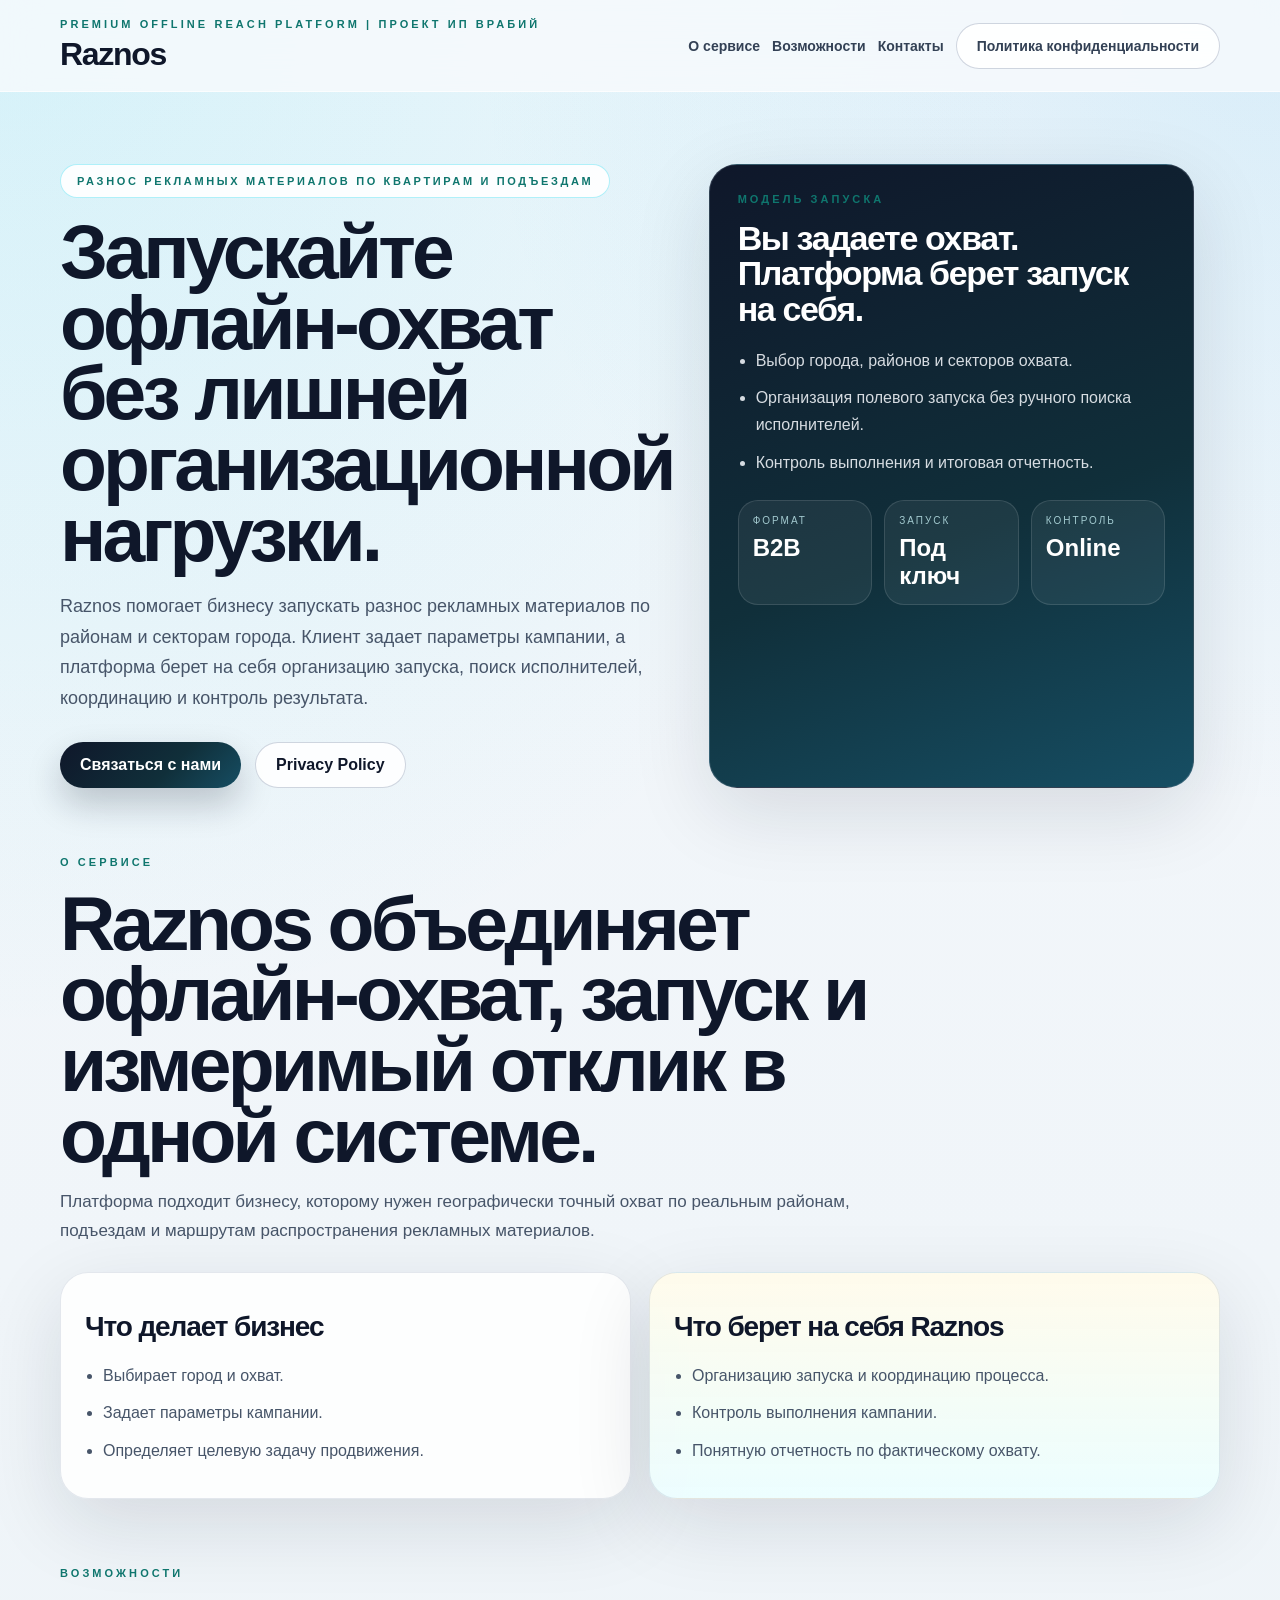
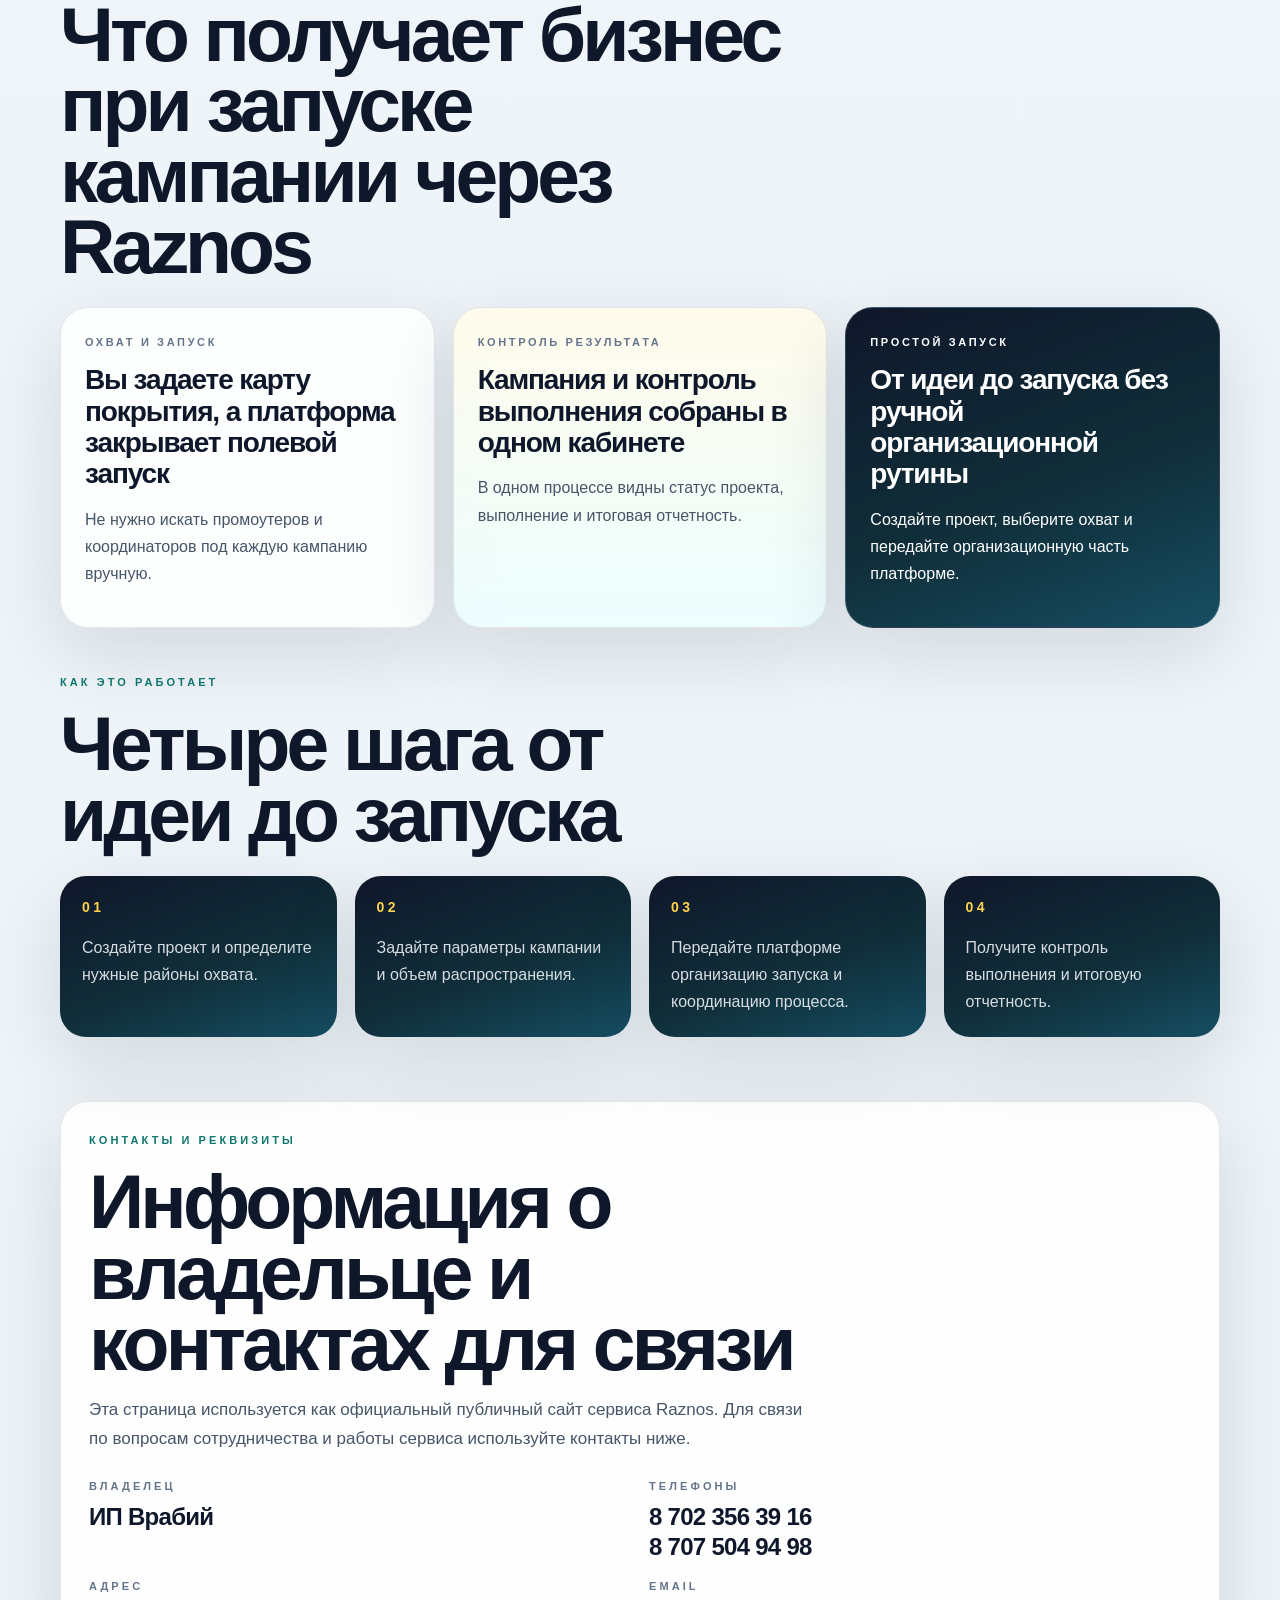
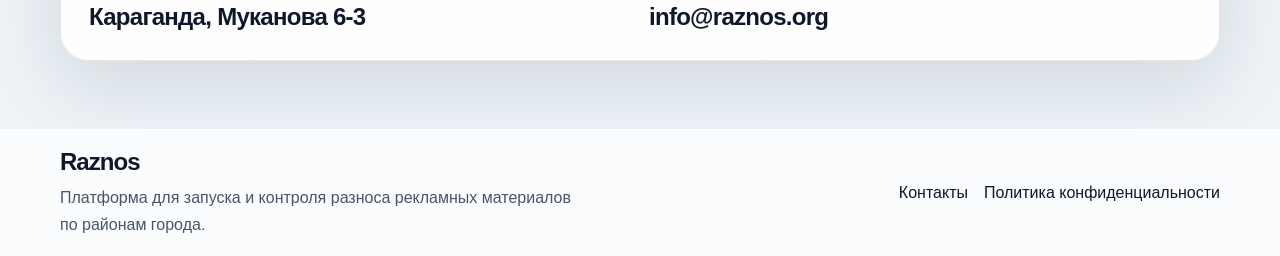
<file: index.html>
<!doctype html>
<html lang="ru">
<head>
  <meta name="facebook-domain-verification" content="3apv5beihm5rw3wxoni732ux3swz3p" />
  <meta charset="utf-8">
  <meta name="viewport" content="width=device-width, initial-scale=1">
  <title>Raznos | Разнос рекламных материалов по квартирам и подъездам</title>
  <meta name="description" content="Raznos помогает бизнесу запускать разнос рекламных материалов без организационной нагрузки: клиент задает охват, а платформа берет на себя координацию и контроль результата.">
  <meta name="theme-color" content="#0f172a">
  <link rel="stylesheet" href="./styles.css">
</head>
<body>
  <div class="page-shell">
    <header class="site-header">
      <div class="container header-row">
        <div>
          <div class="eyebrow">Premium Offline Reach Platform | Проект ИП Врабий</div>
          <div class="brand">Raznos</div>
        </div>
        <nav class="header-nav">
          <a href="#about">О сервисе</a>
          <a href="#features">Возможности</a>
          <a href="#contacts">Контакты</a>
          <a class="nav-button" href="./privacy.html">Политика конфиденциальности</a>
        </nav>
      </div>
    </header>

    <main>
      <section class="hero container">
        <div class="hero-copy">
          <div class="hero-badge">Разнос рекламных материалов по квартирам и подъездам</div>
          <h1>Запускайте офлайн-охват без лишней организационной нагрузки.</h1>
          <p>
            Raznos помогает бизнесу запускать разнос рекламных материалов по районам и секторам города.
            Клиент задает параметры кампании, а платформа берет на себя организацию запуска, поиск исполнителей,
            координацию и контроль результата.
          </p>
          <div class="hero-actions">
            <a class="button button-primary" href="#contacts">Связаться с нами</a>
            <a class="button button-secondary" href="./privacy.html">Privacy Policy</a>
          </div>
        </div>

        <aside class="hero-panel">
          <div class="panel-label">Модель запуска</div>
          <h2>Вы задаете охват. Платформа берет запуск на себя.</h2>
          <ul class="bullet-list">
            <li>Выбор города, районов и секторов охвата.</li>
            <li>Организация полевого запуска без ручного поиска исполнителей.</li>
            <li>Контроль выполнения и итоговая отчетность.</li>
          </ul>
          <div class="panel-stats">
            <div>
              <span>Формат</span>
              <strong>B2B</strong>
            </div>
            <div>
              <span>Запуск</span>
              <strong>Под ключ</strong>
            </div>
            <div>
              <span>Контроль</span>
              <strong>Online</strong>
            </div>
          </div>
        </aside>
      </section>

      <section id="about" class="container section">
        <div class="section-head">
          <span class="section-kicker">О сервисе</span>
          <h2>Raznos объединяет офлайн-охват, запуск и измеримый отклик в одной системе.</h2>
          <p>
            Платформа подходит бизнесу, которому нужен географически точный охват по реальным районам,
            подъездам и маршрутам распространения рекламных материалов.
          </p>
        </div>
        <div class="comparison-grid">
          <article class="comparison-card">
            <h3>Что делает бизнес</h3>
            <ul class="bullet-list compact">
              <li>Выбирает город и охват.</li>
              <li>Задает параметры кампании.</li>
              <li>Определяет целевую задачу продвижения.</li>
            </ul>
          </article>
          <article class="comparison-card accent">
            <h3>Что берет на себя Raznos</h3>
            <ul class="bullet-list compact">
              <li>Организацию запуска и координацию процесса.</li>
              <li>Контроль выполнения кампании.</li>
              <li>Понятную отчетность по фактическому охвату.</li>
            </ul>
          </article>
        </div>
      </section>

      <section id="features" class="container section">
        <div class="section-head narrow">
          <span class="section-kicker">Возможности</span>
          <h2>Что получает бизнес при запуске кампании через Raznos</h2>
        </div>
        <div class="feature-grid">
          <article class="feature-card">
            <span>Охват и запуск</span>
            <h3>Вы задаете карту покрытия, а платформа закрывает полевой запуск</h3>
            <p>Не нужно искать промоутеров и координаторов под каждую кампанию вручную.</p>
          </article>
          <article class="feature-card warm">
            <span>Контроль результата</span>
            <h3>Кампания и контроль выполнения собраны в одном кабинете</h3>
            <p>В одном процессе видны статус проекта, выполнение и итоговая отчетность.</p>
          </article>
          <article class="feature-card dark">
            <span>Простой запуск</span>
            <h3>От идеи до запуска без ручной организационной рутины</h3>
            <p>Создайте проект, выберите охват и передайте организационную часть платформе.</p>
          </article>
        </div>
      </section>

      <section class="container section steps-section">
        <div class="section-head narrow">
          <span class="section-kicker">Как это работает</span>
          <h2>Четыре шага от идеи до запуска</h2>
        </div>
        <div class="steps-grid">
          <article>
            <strong>01</strong>
            <p>Создайте проект и определите нужные районы охвата.</p>
          </article>
          <article>
            <strong>02</strong>
            <p>Задайте параметры кампании и объем распространения.</p>
          </article>
          <article>
            <strong>03</strong>
            <p>Передайте платформе организацию запуска и координацию процесса.</p>
          </article>
          <article>
            <strong>04</strong>
            <p>Получите контроль выполнения и итоговую отчетность.</p>
          </article>
        </div>
      </section>

      <section id="contacts" class="container section">
        <div class="contacts-card">
          <div class="section-head narrow left">
            <span class="section-kicker">Контакты и реквизиты</span>
            <h2>Информация о владельце и контактах для связи</h2>
            <p>
              Эта страница используется как официальный публичный сайт сервиса Raznos.
              Для связи по вопросам сотрудничества и работы сервиса используйте контакты ниже.
            </p>
          </div>

          <div class="contacts-grid">
            <div>
              <div class="contact-label">Владелец</div>
              <div class="contact-value">ИП Врабий</div>
            </div>
            <div>
              <div class="contact-label">Телефоны</div>
              <div class="contact-value">
                <a href="tel:+87023563916">8 702 356 39 16</a><br>
                <a href="tel:+77075049498">8 707 504 94 98</a>
              </div>
            </div>
            <div>
              <div class="contact-label">Адрес</div>
              <div class="contact-value">Караганда, Муканова 6-3</div>
            </div>
            <div>
              <div class="contact-label">Email</div>
              <div class="contact-value">info@raznos.org</div>
            </div>
          </div>

         
        </div>
      </section>
    </main>

    <footer class="site-footer">
      <div class="container footer-row">
        <div>
          <div class="brand brand-footer">Raznos</div>
          <p>Платформа для запуска и контроля разноса рекламных материалов по районам города.</p>
        </div>
        <div class="footer-links">
          <a href="#contacts">Контакты</a>
          <a href="./privacy.html">Политика конфиденциальности</a>
        </div>
      </div>
    </footer>
  </div>
</body>
</html>
</file>
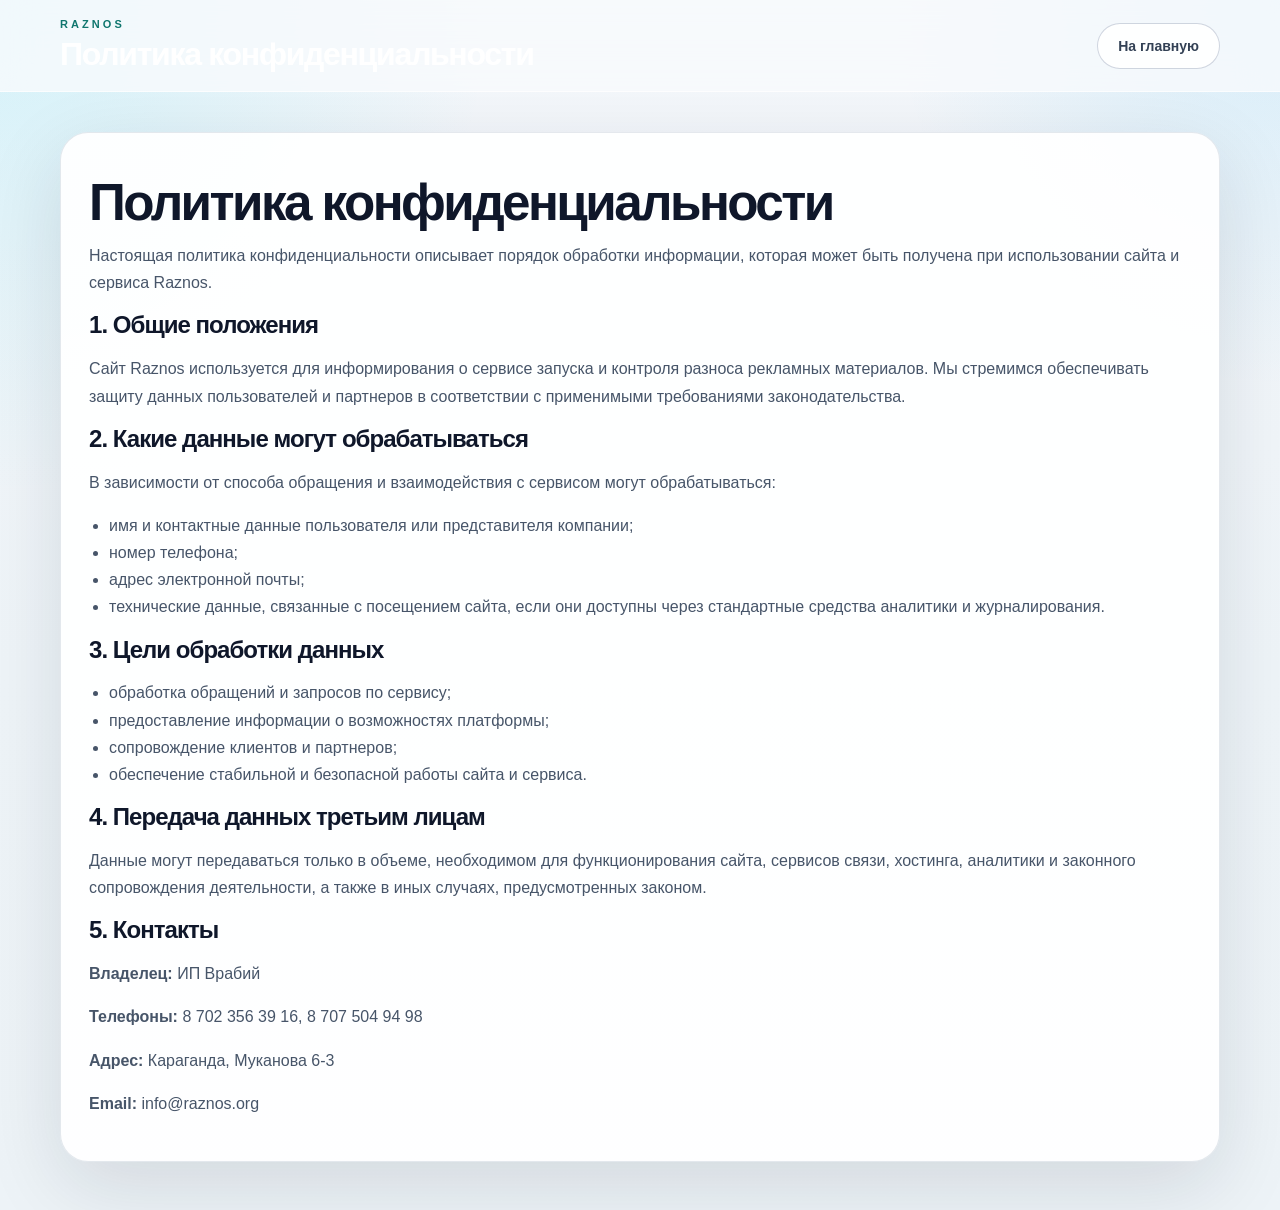
<file: privacy.html>
<!doctype html>
<html lang="ru">
<head>
  <meta charset="utf-8">
  <meta name="viewport" content="width=device-width, initial-scale=1">
  <title>Политика конфиденциальности | Raznos</title>
  <meta name="description" content="Политика конфиденциальности сервиса Raznos.">
  <link rel="stylesheet" href="./styles.css">
</head>
<body>
  <div class="page-shell legal-shell">
    <header class="site-header legal-header">
      <div class="container header-row">
        <div>
          <div class="eyebrow">Raznos</div>
          <div class="brand">Политика конфиденциальности</div>
        </div>
        <nav class="header-nav">
          <a class="nav-button" href="./index.html">На главную</a>
        </nav>
      </div>
    </header>

    <main class="container legal-main">
      <article class="legal-card">
        <h1>Политика конфиденциальности</h1>
        <p>
          Настоящая политика конфиденциальности описывает порядок обработки информации,
          которая может быть получена при использовании сайта и сервиса Raznos.
        </p>

        <h2>1. Общие положения</h2>
        <p>
          Сайт Raznos используется для информирования о сервисе запуска и контроля разноса рекламных материалов.
          Мы стремимся обеспечивать защиту данных пользователей и партнеров в соответствии с применимыми требованиями законодательства.
        </p>

        <h2>2. Какие данные могут обрабатываться</h2>
        <p>В зависимости от способа обращения и взаимодействия с сервисом могут обрабатываться:</p>
        <ul>
          <li>имя и контактные данные пользователя или представителя компании;</li>
          <li>номер телефона;</li>
          <li>адрес электронной почты;</li>
          <li>технические данные, связанные с посещением сайта, если они доступны через стандартные средства аналитики и журналирования.</li>
        </ul>

        <h2>3. Цели обработки данных</h2>
        <ul>
          <li>обработка обращений и запросов по сервису;</li>
          <li>предоставление информации о возможностях платформы;</li>
          <li>сопровождение клиентов и партнеров;</li>
          <li>обеспечение стабильной и безопасной работы сайта и сервиса.</li>
        </ul>

        <h2>4. Передача данных третьим лицам</h2>
        <p>
          Данные могут передаваться только в объеме, необходимом для функционирования сайта, сервисов связи,
          хостинга, аналитики и законного сопровождения деятельности, а также в иных случаях, предусмотренных законом.
        </p>

        <h2>5. Контакты</h2>
        <p><strong>Владелец:</strong> ИП Врабий</p>
        <p><strong>Телефоны:</strong> <a href="tel:+87023563916">8 702 356 39 16</a>, <a href="tel:+77075049498">8 707 504 94 98</a></p>
        <p><strong>Адрес:</strong> Караганда, Муканова 6-3</p>
        <p><strong>Email:</strong> info@raznos.org</p>

        
      </article>
    </main>
  </div>
</body>
</html>
</file>
<file: styles.css>
:root {
  --bg: #edf3f7;
  --bg-soft: #f7fafc;
  --panel: rgba(255, 255, 255, 0.85);
  --panel-strong: #ffffff;
  --ink: #0f172a;
  --muted: #475569;
  --line: rgba(148, 163, 184, 0.25);
  --cyan: #0f766e;
  --cyan-soft: #cffafe;
  --amber-soft: #fef3c7;
  --dark-panel: linear-gradient(160deg, #0f172a 0%, #102f3a 58%, #164e63 100%);
  --shadow: 0 24px 80px rgba(15, 23, 42, 0.12);
  --radius: 28px;
}

* {
  box-sizing: border-box;
}

html {
  scroll-behavior: smooth;
}

body {
  margin: 0;
  font-family: "Segoe UI", "Trebuchet MS", sans-serif;
  color: var(--ink);
  background:
    radial-gradient(circle at top left, rgba(34, 211, 238, 0.15), transparent 28%),
    radial-gradient(circle at top right, rgba(14, 165, 233, 0.12), transparent 22%),
    linear-gradient(180deg, #f4f7fb 0%, #eef4f8 55%, #edf3f7 100%);
}

a {
  color: inherit;
  text-decoration: none;
}

p,
li {
  color: var(--muted);
  line-height: 1.7;
}

.page-shell {
  min-height: 100vh;
}

.container {
  width: min(1160px, calc(100% - 32px));
  margin: 0 auto;
}

.site-header {
  position: sticky;
  top: 0;
  z-index: 20;
  backdrop-filter: blur(18px);
  background: rgba(248, 251, 253, 0.8);
  border-bottom: 1px solid rgba(255, 255, 255, 0.7);
}

.header-row,
.footer-row {
  display: flex;
  align-items: center;
  justify-content: space-between;
  gap: 24px;
  padding: 18px 0;
}

.eyebrow,
.section-kicker,
.panel-label,
.contact-label {
  font-size: 11px;
  font-weight: 700;
  text-transform: uppercase;
  letter-spacing: 0.28em;
}

.eyebrow,
.section-kicker,
.panel-label {
  color: var(--cyan);
}

.brand {
  margin-top: 6px;
  font-size: 32px;
  font-weight: 900;
  letter-spacing: -0.04em;
}

.brand-footer {
  margin-top: 0;
  font-size: 24px;
}

.header-nav {
  display: flex;
  align-items: center;
  flex-wrap: wrap;
  gap: 12px;
}

.header-nav a {
  font-size: 14px;
  font-weight: 600;
  color: #334155;
}

.nav-button,
.button {
  display: inline-flex;
  align-items: center;
  justify-content: center;
  min-height: 46px;
  border-radius: 999px;
  padding: 0 20px;
  font-weight: 700;
  transition: 0.2s ease;
}

.nav-button,
.button-secondary {
  border: 1px solid rgba(148, 163, 184, 0.45);
  background: rgba(255, 255, 255, 0.88);
}

.button-primary {
  color: #ffffff;
  background: linear-gradient(135deg, #0f172a, #102f3a 60%, #164e63);
  box-shadow: 0 16px 34px rgba(15, 23, 42, 0.22);
}

.button:hover,
.nav-button:hover,
.header-nav a:hover {
  transform: translateY(-1px);
}

.hero {
  display: grid;
  grid-template-columns: 1.05fr 0.95fr;
  gap: 36px;
  padding: 72px 0 32px;
}

.hero-badge {
  display: inline-flex;
  padding: 10px 16px;
  border-radius: 999px;
  border: 1px solid rgba(34, 211, 238, 0.35);
  background: rgba(255, 255, 255, 0.9);
  font-size: 11px;
  font-weight: 700;
  text-transform: uppercase;
  letter-spacing: 0.24em;
  color: var(--cyan);
}

.hero h1,
.section-head h2,
.legal-card h1 {
  margin: 18px 0 0;
  font-size: clamp(2.8rem, 6vw, 5rem);
  line-height: 0.92;
  letter-spacing: -0.05em;
}

.hero p {
  max-width: 720px;
  margin: 22px 0 0;
  font-size: 18px;
}

.hero-actions {
  display: flex;
  flex-wrap: wrap;
  gap: 14px;
  margin-top: 28px;
}

.hero-panel,
.comparison-card,
.feature-card,
.contacts-card,
.legal-card {
  border: 1px solid var(--line);
  border-radius: var(--radius);
  box-shadow: var(--shadow);
}

.hero-panel {
  padding: 28px;
  color: #fff;
  background: var(--dark-panel);
}

.hero-panel h2 {
  margin: 16px 0 0;
  font-size: 34px;
  line-height: 1.04;
  letter-spacing: -0.04em;
}

.bullet-list {
  margin: 20px 0 0;
  padding-left: 18px;
}

.bullet-list li {
  color: rgba(241, 245, 249, 0.88);
  margin-bottom: 10px;
}

.bullet-list.compact li {
  color: var(--muted);
}

.panel-stats {
  display: grid;
  grid-template-columns: repeat(3, 1fr);
  gap: 12px;
  margin-top: 24px;
}

.panel-stats div {
  padding: 14px;
  border-radius: 20px;
  border: 1px solid rgba(255, 255, 255, 0.12);
  background: rgba(255, 255, 255, 0.06);
}

.panel-stats span {
  display: block;
  font-size: 10px;
  text-transform: uppercase;
  letter-spacing: 0.2em;
  color: rgba(207, 250, 254, 0.75);
}

.panel-stats strong {
  display: block;
  margin-top: 8px;
  font-size: 24px;
}

.section {
  padding: 32px 0;
}

.section-head {
  max-width: 860px;
}

.section-head.narrow {
  max-width: 720px;
}

.section-head.left {
  text-align: left;
}

.section-head p {
  margin-top: 18px;
  font-size: 17px;
}

.comparison-grid,
.feature-grid,
.contacts-grid,
.steps-grid {
  display: grid;
  gap: 18px;
  margin-top: 26px;
}

.comparison-grid,
.contacts-grid {
  grid-template-columns: repeat(2, minmax(0, 1fr));
}

.comparison-card,
.feature-card {
  padding: 24px;
  background: var(--panel);
}

.comparison-card.accent,
.feature-card.warm {
  background: linear-gradient(180deg, rgba(255, 251, 235, 0.96), rgba(236, 254, 255, 0.92));
}

.feature-grid {
  grid-template-columns: repeat(3, minmax(0, 1fr));
}

.feature-card.dark {
  background: var(--dark-panel);
}

.feature-card span,
.comparison-card h3,
.feature-card h3,
.steps-grid strong,
.contact-value,
.legal-card h2 {
  color: var(--ink);
}

.feature-card.dark span,
.feature-card.dark h3,
.feature-card.dark p,
.steps-grid article,
.legal-header .brand {
  color: #fff;
}

.feature-card span {
  font-size: 11px;
  font-weight: 700;
  text-transform: uppercase;
  letter-spacing: 0.24em;
  color: #64748b;
}

.feature-card h3,
.comparison-card h3,
.legal-card h2 {
  margin: 14px 0 0;
  font-size: 28px;
  line-height: 1.12;
  letter-spacing: -0.04em;
}

.steps-section {
  padding-top: 12px;
}

.steps-grid {
  grid-template-columns: repeat(4, minmax(0, 1fr));
}

.steps-grid article {
  padding: 22px;
  border-radius: 26px;
  background: var(--dark-panel);
  box-shadow: var(--shadow);
}

.steps-grid strong {
  display: inline-block;
  font-size: 14px;
  color: #fcd34d;
  letter-spacing: 0.24em;
}

.steps-grid p {
  margin: 18px 0 0;
  color: rgba(241, 245, 249, 0.88);
}

.contacts-card,
.legal-card {
  padding: 28px;
  background: rgba(255, 255, 255, 0.92);
}

.contact-label {
  color: #64748b;
}

.contact-value {
  margin-top: 10px;
  font-size: 24px;
  font-weight: 800;
  line-height: 1.25;
  letter-spacing: -0.03em;
}

.contact-note,
.legal-note {
  margin-top: 22px;
  padding: 14px 16px;
  border-radius: 18px;
  background: var(--amber-soft);
  color: #92400e;
  font-size: 14px;
  font-weight: 600;
}

.site-footer {
  margin-top: 36px;
  border-top: 1px solid rgba(255, 255, 255, 0.72);
  background: rgba(255, 255, 255, 0.75);
  backdrop-filter: blur(16px);
}

.site-footer p {
  max-width: 520px;
  margin: 8px 0 0;
}

.footer-links {
  display: flex;
  flex-wrap: wrap;
  gap: 16px;
}

.legal-shell {
  padding-bottom: 48px;
}

.legal-main {
  padding-top: 40px;
}

.legal-card h1 {
  font-size: clamp(2rem, 4vw, 3.4rem);
}

.legal-card h2 {
  font-size: 24px;
}

.legal-card ul {
  padding-left: 20px;
}

@media (max-width: 980px) {
  .hero,
  .feature-grid,
  .steps-grid,
  .comparison-grid,
  .contacts-grid {
    grid-template-columns: 1fr;
  }

  .header-row,
  .footer-row {
    flex-direction: column;
    align-items: flex-start;
  }

  .header-nav {
    width: 100%;
  }

  .panel-stats {
    grid-template-columns: 1fr;
  }
}

@media (max-width: 640px) {
  .container {
    width: min(100% - 24px, 1160px);
  }

  .brand {
    font-size: 28px;
  }

  .hero {
    padding-top: 44px;
  }

  .hero h1,
  .section-head h2 {
    line-height: 1;
  }

  .hero-panel,
  .comparison-card,
  .feature-card,
  .contacts-card,
  .legal-card,
  .steps-grid article {
    padding: 20px;
  }
}
</file>
